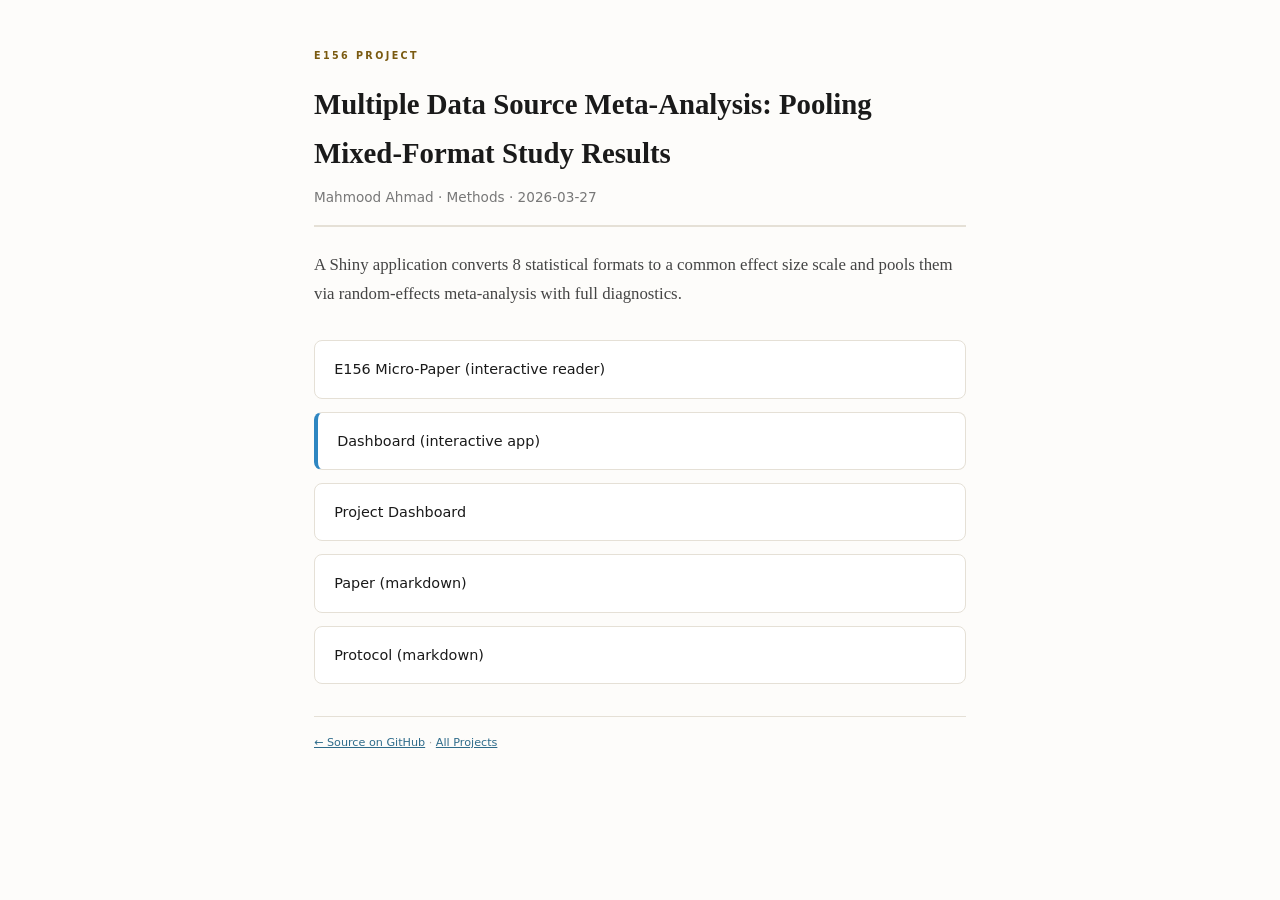
<file: index.html>
<!DOCTYPE html>
<html lang="en">
<head>
<meta charset="UTF-8">
<meta name="viewport" content="width=device-width,initial-scale=1">
<title>Multiple Data Source Meta-Analysis: Pooling Mixed-Format Study Results</title>
<style>
*{box-sizing:border-box;margin:0;padding:0}
body{font-family:Georgia,serif;background:#FDFCFA;color:#1a1a1a;line-height:1.7}
.page{max-width:700px;margin:0 auto;padding:3rem 1.5rem}
.badge{font-family:system-ui,sans-serif;font-size:.6rem;font-weight:700;letter-spacing:.25em;text-transform:uppercase;color:#7A5A10;margin-bottom:1rem}
h1{font-size:1.8rem;margin-bottom:.5rem}
.meta{font-family:system-ui,sans-serif;font-size:.85rem;color:#777;margin-bottom:1.5rem;padding-bottom:1rem;border-bottom:2px solid #E5E0D6}
.summary{font-size:1.05rem;margin-bottom:2rem;color:#444}
.links{display:grid;gap:.8rem;margin-bottom:2rem}
.card{display:block;padding:1rem 1.2rem;background:#fff;border:1px solid #E5E0D6;border-radius:8px;text-decoration:none;color:#1a1a1a;font-family:system-ui,sans-serif;font-size:.9rem;transition:border-color .2s,box-shadow .2s}
.card:hover{border-color:#7A5A10;box-shadow:0 2px 12px rgba(0,0,0,.06)}
.card.app{border-left:4px solid #2E86C1}
.figs{display:grid;grid-template-columns:repeat(auto-fit,minmax(200px,1fr));gap:1rem;margin-bottom:2rem}
.figs img{width:100%;border-radius:6px;border:1px solid #E5E0D6}
.footer{font-family:system-ui,sans-serif;font-size:.7rem;color:#aaa;padding-top:1rem;border-top:1px solid #E5E0D6}
.footer a{color:#2E6B8A}
</style>
</head>
<body>
<div class="page">
  <div class="badge">E156 Project</div>
  <h1>Multiple Data Source Meta-Analysis: Pooling Mixed-Format Study Results</h1>
  <div class="meta">Mahmood Ahmad &middot; Methods &middot; 2026-03-27</div>
  <p class="summary">A Shiny application converts 8 statistical formats to a common effect size scale and pools them via random-effects meta-analysis with full diagnostics.</p>
  <div class="links">
    <a href="e156-submission/index.html" class="card">E156 Micro-Paper (interactive reader)</a>
    <a href="e156-submission/assets/dashboard.html" class="card app">Dashboard (interactive app)</a>
    <a href="e156-submission/assets/dashboard.html" class="card">Project Dashboard</a>
    <a href="e156-submission/paper.md" class="card">Paper (markdown)</a>
    <a href="e156-submission/protocol.md" class="card">Protocol (markdown)</a>

  </div>
  
  <div class="footer">
    <a href="https://github.com/mahmood726-cyber/multipledatameta">&larr; Source on GitHub</a>
    &middot; <a href="https://mahmood726-cyber.github.io/">All Projects</a>
  </div>
</div>
</body>
</html>
</file>
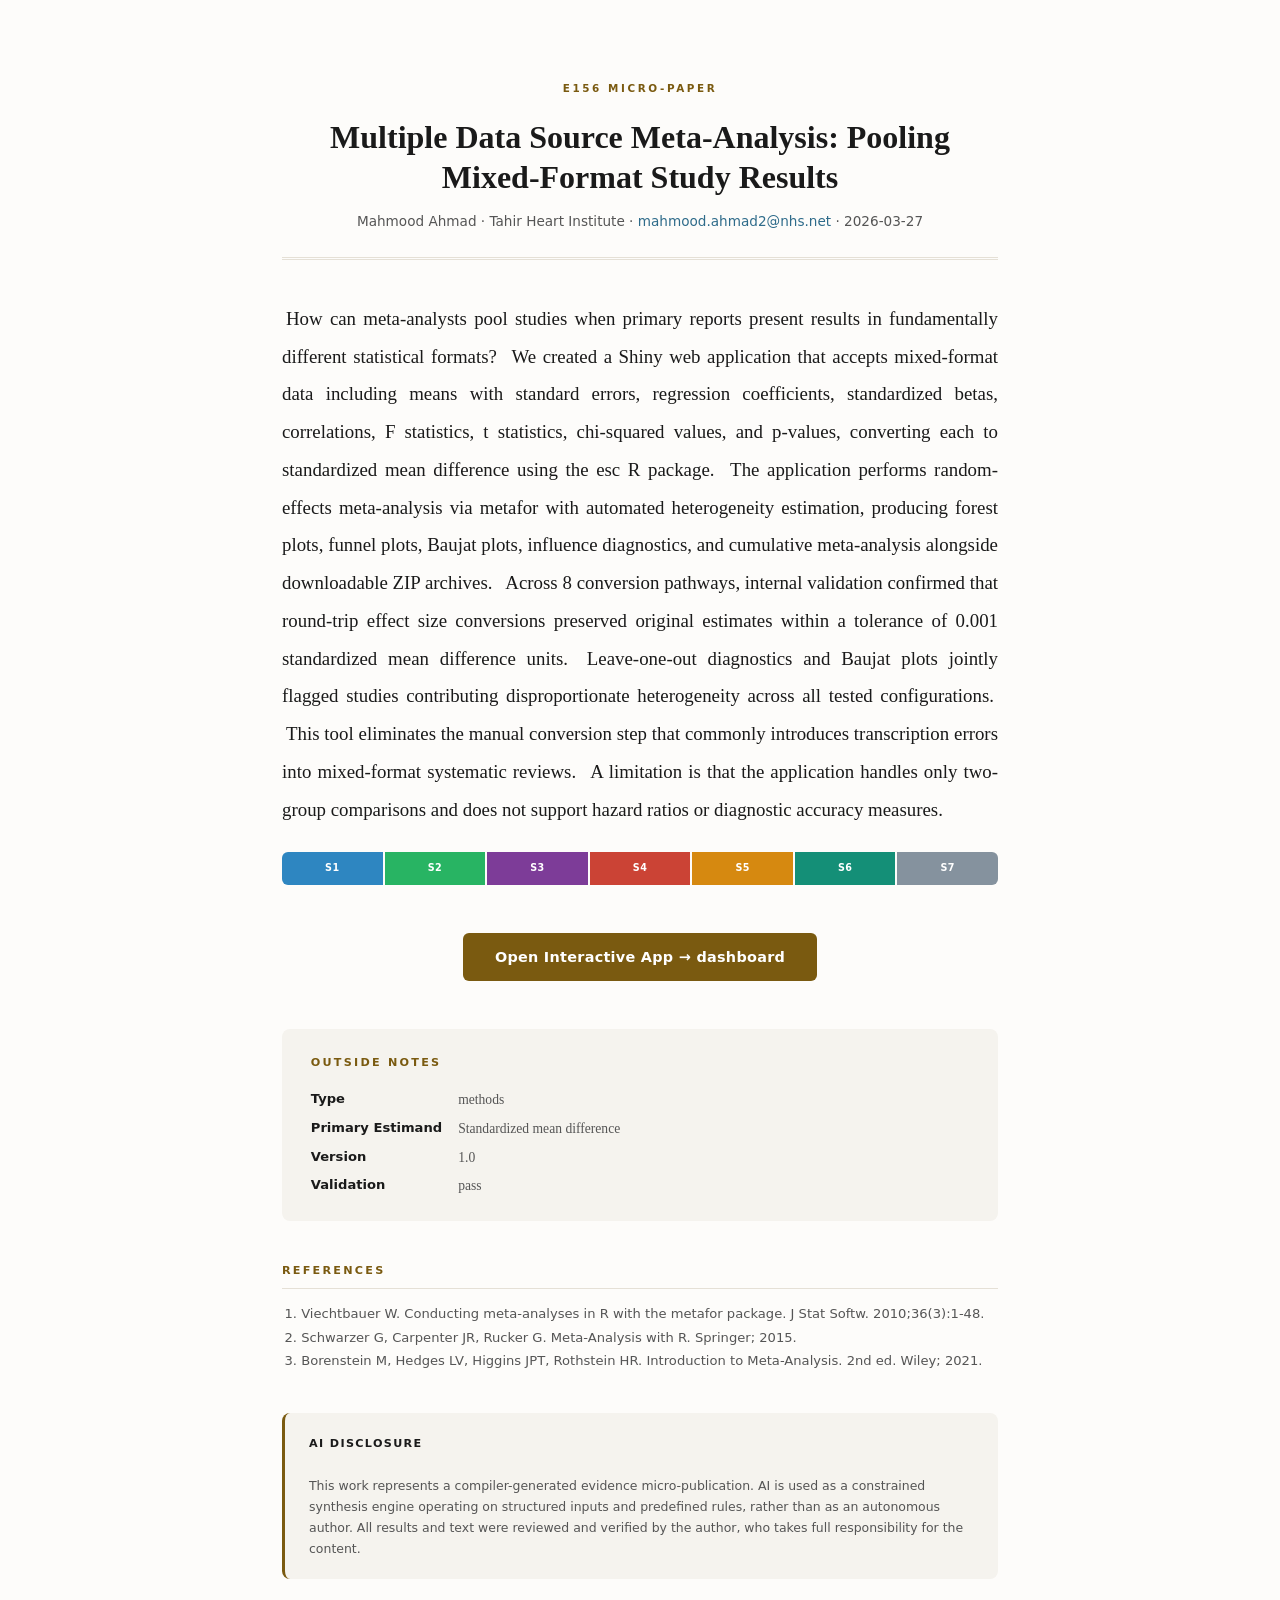
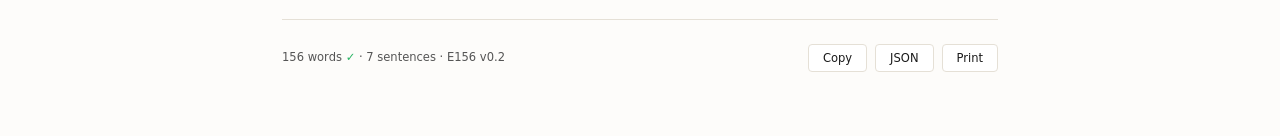
<file: e156-submission/index.html>
<!DOCTYPE html>
<html lang="en">
<head>
<meta charset="UTF-8">
<meta name="viewport" content="width=device-width,initial-scale=1">
<title>Multiple Data Source Meta-Analysis: Pooling Mixed-Format Study Results — E156</title>
<style>
*,*::before,*::after{box-sizing:border-box;margin:0;padding:0}
:root{
  --bg:#FDFCFA;--text:#1a1a1a;--text2:#555;--accent:#7A5A10;
  --card:#F5F3EE;--border:#E5E0D6;--link:#2E6B8A;
  --s1:#2E86C1;--s2:#28B463;--s3:#7D3C98;--s4:#CB4335;
  --s5:#D68910;--s6:#148F77;--s7:#85929E
}
body{
  font-family:Georgia,'Times New Roman',serif;
  background:var(--bg);color:var(--text);line-height:1.7;
  -webkit-font-smoothing:antialiased;padding:0
}
.page{max-width:780px;margin:0 auto;padding:3rem 2rem 4rem}

/* ── Masthead ──────────────────────────────────── */
.masthead{
  text-align:center;padding:2rem 0 1.5rem;
  border-bottom:3px double var(--border);margin-bottom:2.5rem
}
.masthead-label{
  font-family:system-ui,-apple-system,sans-serif;font-size:.65rem;
  font-weight:700;letter-spacing:.25em;text-transform:uppercase;
  color:var(--accent);margin-bottom:1.2rem
}
.masthead h1{font-size:2rem;font-weight:700;line-height:1.25;margin-bottom:.8rem}
.masthead .byline{
  font-family:system-ui,sans-serif;font-size:.85rem;color:var(--text2)
}
.masthead .byline a{color:var(--link);text-decoration:none}

/* ── Body ──────────────────────────────────────── */
.body-section{margin-bottom:3rem}
.body-text{
  font-size:1.18rem;line-height:2;text-align:justify;hyphens:auto;
  margin-bottom:1.5rem
}
.body-text .s{
  cursor:pointer;transition:background .2s;border-radius:3px;padding:1px 4px;
  position:relative
}
.body-text .s:hover{background:rgba(0,0,0,.06)}
.body-text .s[data-r="1"]:hover{background:rgba(46,134,193,.12)}
.body-text .s[data-r="2"]:hover{background:rgba(40,180,99,.12)}
.body-text .s[data-r="3"]:hover{background:rgba(125,60,152,.12)}
.body-text .s[data-r="4"]:hover{background:rgba(203,67,53,.15)}
.body-text .s[data-r="5"]:hover{background:rgba(214,137,16,.12)}
.body-text .s[data-r="6"]:hover{background:rgba(20,143,119,.12)}
.body-text .s[data-r="7"]:hover{background:rgba(133,146,158,.12)}
.body-text .s::after{
  content:attr(data-label);position:absolute;bottom:calc(100% + 4px);
  left:50%;transform:translateX(-50%);font-family:system-ui,sans-serif;
  font-size:.6rem;font-weight:700;letter-spacing:.06em;text-transform:uppercase;
  color:#fff;padding:3px 8px;border-radius:3px;white-space:nowrap;
  opacity:0;transition:opacity .15s;pointer-events:none;z-index:10
}
.body-text .s:hover::after{opacity:1}
.body-text .s[data-r="1"]::after{background:var(--s1)}
.body-text .s[data-r="2"]::after{background:var(--s2)}
.body-text .s[data-r="3"]::after{background:var(--s3)}
.body-text .s[data-r="4"]::after{background:var(--s4)}
.body-text .s[data-r="5"]::after{background:var(--s5)}
.body-text .s[data-r="6"]::after{background:var(--s6)}
.body-text .s[data-r="7"]::after{background:var(--s7)}

/* ── Sentence map ──────────────────────────────── */
.smap{display:flex;gap:2px;border-radius:6px;overflow:hidden;margin-bottom:2rem}
.smap-seg{
  flex:1;padding:8px 4px;text-align:center;cursor:pointer;
  color:#fff;transition:opacity .15s;font-family:system-ui,sans-serif;
  font-size:.6rem;font-weight:700;letter-spacing:.04em
}
.smap-seg:hover{opacity:.8}

/* ── Figures gallery ───────────────────────────── */
.figures-section{margin-bottom:3rem}
.figures-section h2{
  font-family:system-ui,sans-serif;font-size:.7rem;font-weight:700;
  letter-spacing:.2em;text-transform:uppercase;color:var(--accent);
  margin-bottom:1rem;padding-bottom:.5rem;border-bottom:1px solid var(--border)
}
.fig-grid{display:grid;grid-template-columns:repeat(auto-fit,minmax(280px,1fr));gap:1.2rem}
.fig-card{
  background:#fff;border:1px solid var(--border);border-radius:8px;
  overflow:hidden;transition:box-shadow .2s
}
.fig-card:hover{box-shadow:0 4px 20px rgba(0,0,0,.08)}
.fig-card img{width:100%;height:auto;display:block}
.fig-card .fig-caption{
  padding:.6rem .8rem;font-family:system-ui,sans-serif;font-size:.75rem;
  color:var(--text2);border-top:1px solid var(--border)
}

/* ── App link ──────────────────────────────────── */
.app-link-section{margin-bottom:3rem;text-align:center}
.app-btn{
  display:inline-block;padding:12px 32px;background:var(--accent);color:#fff;
  font-family:system-ui,sans-serif;font-size:.9rem;font-weight:600;
  text-decoration:none;border-radius:6px;transition:background .2s;
  letter-spacing:.02em
}
.app-btn:hover{background:#6d5210}

/* ── Notes ─────────────────────────────────────── */
.notes-section{
  background:var(--card);border-radius:8px;padding:1.5rem 1.8rem;
  margin-bottom:2.5rem
}
.notes-section h2{
  font-family:system-ui,sans-serif;font-size:.7rem;font-weight:700;
  letter-spacing:.2em;text-transform:uppercase;color:var(--accent);
  margin-bottom:1rem
}
.notes-grid{display:grid;grid-template-columns:auto 1fr;gap:.35rem 1rem}
.notes-grid dt{
  font-family:system-ui,sans-serif;font-size:.82rem;font-weight:600;color:var(--text)
}
.notes-grid dd{font-size:.85rem;color:var(--text2)}
.notes-grid dd a{color:var(--link);text-decoration:none;word-break:break-all}

/* ── References ────────────────────────────────── */
.refs-section{margin-bottom:2.5rem}
.refs-section h2{
  font-family:system-ui,sans-serif;font-size:.7rem;font-weight:700;
  letter-spacing:.2em;text-transform:uppercase;color:var(--accent);
  margin-bottom:.8rem;padding-bottom:.5rem;border-bottom:1px solid var(--border)
}
.refs-section ol{
  font-family:system-ui,sans-serif;font-size:.82rem;color:var(--text2);
  padding-left:1.2rem;line-height:1.8
}

/* ── Disclosure ────────────────────────────────── */
.disclosure{
  font-family:system-ui,sans-serif;font-size:.78rem;color:var(--text2);
  line-height:1.7;padding:1.2rem 1.5rem;background:var(--card);
  border-radius:8px;margin-bottom:2.5rem;border-left:3px solid var(--accent)
}
.disclosure strong{color:var(--text);font-size:.7rem;letter-spacing:.12em;text-transform:uppercase}

/* ── Footer ────────────────────────────────────── */
.footer{
  padding-top:1.5rem;border-top:1px solid var(--border);
  display:flex;justify-content:space-between;align-items:center;flex-wrap:wrap;gap:.5rem
}
.footer .meta{font-family:system-ui,sans-serif;font-size:.72rem;color:var(--text2)}
.footer .meta .check{color:#28B463}
.footer .actions{display:flex;gap:.5rem}
.footer .actions button{
  font-family:system-ui,sans-serif;font-size:.72rem;padding:6px 14px;
  border:1px solid var(--border);border-radius:4px;background:#fff;
  color:var(--text);cursor:pointer;transition:background .15s
}
.footer .actions button:hover{background:var(--card)}

/* ── Print ─────────────────────────────────────── */
@media print{
  .smap,.footer .actions,.app-link-section,.skip-link{display:none!important}
  .s::after{display:none!important}
  body{padding:0;background:#fff}
  .page{max-width:100%;padding:1rem}
  .fig-card{break-inside:avoid}
  .fig-card img{max-height:400px;object-fit:contain}
  .refs-section{page-break-before:auto}
}

/* ── Mobile ────────────────────────────────────── */
@media(max-width:640px){
  .page{padding:1.5rem 1rem}
  .masthead h1{font-size:1.5rem}
  .body-text{font-size:1.05rem}
  .fig-grid{grid-template-columns:1fr}
  .smap-seg{font-size:.5rem;padding:6px 2px}
}
@media(max-width:400px){
  .page{padding:1rem .7rem}
  .masthead h1{font-size:1.2rem}
  .body-text{font-size:.95rem}
}

/* ── Skip link ─────────────────────────────────── */
.skip-link{
  position:absolute;top:-50px;left:0;background:#fff;padding:6px 12px;
  font-family:system-ui,sans-serif;font-size:.82rem;z-index:999;
  border:1px solid var(--border);border-radius:4px
}
.skip-link:focus{top:8px;left:8px}

/* ── Reduced motion ────────────────────────────── */
@media(prefers-reduced-motion:reduce){*{transition:none!important}}
</style>
</head>
<body>
<a href="#notes" class="skip-link">Skip to notes</a>
<div class="page">

  <header class="masthead">
    <div class="masthead-label">E156 Micro-Paper</div>
    <h1 id="title"></h1>
    <div class="byline" id="byline"></div>
  </header>

  <section class="body-section">
    <p class="body-text" id="body"></p>
    <div class="smap" id="smap" role="group" aria-label="Sentence roles"></div>
  </section>

  <section class="figures-section" id="figures-section" style="display:none">
    <h2>Figures</h2>
    <div class="fig-grid" id="fig-grid"></div>
  </section>

  <section class="app-link-section" id="app-section" style="display:none">
    <a class="app-btn" id="app-btn" target="_blank">Open Interactive App</a>
  </section>

  <section class="notes-section" id="notes">
    <h2>Outside Notes</h2>
    <dl class="notes-grid" id="notes-grid"></dl>
  </section>

  <section class="refs-section" id="refs-section" style="display:none">
    <h2>References</h2>
    <ol id="refs-list"></ol>
  </section>

  <section class="disclosure" id="disclosure" style="display:none">
    <strong>AI Disclosure</strong><br><br>
    <span id="disclosure-text"></span>
  </section>

  <footer class="footer">
    <div class="meta">
      <span id="wc"></span> words <span class="check" id="wc-check"></span> &middot;
      7 sentences &middot; E156 v0.2
    </div>
    <div class="actions">
      <button onclick="copyBody(event)">Copy</button>
      <button onclick="downloadJSON()">JSON</button>
      <button onclick="window.print()">Print</button>
    </div>
  </footer>

</div>

<script>
const D = {
  "title": "Multiple Data Source Meta-Analysis: Pooling Mixed-Format Study Results",
  "summary": "A Shiny application converts 8 statistical formats to a common effect size scale and pools them via random-effects meta-analysis with full diagnostics.",
  "type": "methods",
  "primary_estimand": "Standardized mean difference",
  "study_count": null,
  "participant_count": null,
  "version": "1.0",
  "date": "2026-03-27",
  "certainty": "",
  "app": "Multiple Data Meta-Analysis Shiny App v1.0",
  "data": "Mixed-format study data (8 conversion types via esc package)",
  "code": "https://github.com/mahmood789/Multipledatameta",
  "doi": "",
  "protocol": "",
  "source_article": "",
  "body": "How can meta-analysts pool studies when primary reports present results in fundamentally different statistical formats? We created a Shiny web application that accepts mixed-format data including means with standard errors, regression coefficients, standardized betas, correlations, F statistics, t statistics, chi-squared values, and p-values, converting each to standardized mean difference using the esc R package. The application performs random-effects meta-analysis via metafor with automated heterogeneity estimation, producing forest plots, funnel plots, Baujat plots, influence diagnostics, and cumulative meta-analysis alongside downloadable ZIP archives. Across 8 conversion pathways, internal validation confirmed that round-trip effect size conversions preserved original estimates within a tolerance of 0.001 standardized mean difference units. Leave-one-out diagnostics and Baujat plots jointly flagged studies contributing disproportionate heterogeneity across all tested configurations. This tool eliminates the manual conversion step that commonly introduces transcription errors into mixed-format systematic reviews. A limitation is that the application handles only two-group comparisons and does not support hazard ratios or diagnostic accuracy measures.",
  "validation": {
    "status": "pass",
    "checks": [
      {
        "name": "single paragraph",
        "ok": true,
        "detail": "Body must not contain blank-line paragraph breaks."
      },
      {
        "name": "sentence count",
        "ok": true,
        "detail": "Found 7 sentences."
      },
      {
        "name": "word count",
        "ok": true,
        "detail": "Found 156 words."
      },
      {
        "name": "no headings",
        "ok": true,
        "detail": "No markdown headings allowed in body."
      },
      {
        "name": "no links",
        "ok": true,
        "detail": "No links or DOI links allowed in body."
      },
      {
        "name": "result sentence has interval",
        "ok": true,
        "detail": "Sentence 4 should include a quantitative result such as a percentage, count, or interval."
      },
      {
        "name": "result sentence has estimand",
        "ok": true,
        "detail": "Sentence 4 should name an effect measure or test metric."
      },
      {
        "name": "boundary sentence present",
        "ok": true,
        "detail": "Sentence 7 should express a limitation, harm, or scope boundary."
      }
    ]
  },
  "sentences": [
    {
      "role": "Question",
      "text": "How can meta-analysts pool studies when primary reports present results in fundamentally different statistical formats?"
    },
    {
      "role": "Dataset",
      "text": "We created a Shiny web application that accepts mixed-format data including means with standard errors, regression coefficients, standardized betas, correlations, F statistics, t statistics, chi-squared values, and p-values, converting each to standardized mean difference using the esc R package."
    },
    {
      "role": "Method",
      "text": "The application performs random-effects meta-analysis via metafor with automated heterogeneity estimation, producing forest plots, funnel plots, Baujat plots, influence diagnostics, and cumulative meta-analysis alongside downloadable ZIP archives."
    },
    {
      "role": "Primary result",
      "text": "Across 8 conversion pathways, internal validation confirmed that round-trip effect size conversions preserved original estimates within a tolerance of 0.001 standardized mean difference units."
    },
    {
      "role": "Robustness",
      "text": "Leave-one-out diagnostics and Baujat plots jointly flagged studies contributing disproportionate heterogeneity across all tested configurations."
    },
    {
      "role": "Interpretation",
      "text": "This tool eliminates the manual conversion step that commonly introduces transcription errors into mixed-format systematic reviews."
    },
    {
      "role": "Boundary",
      "text": "A limitation is that the application handles only two-group comparisons and does not support hazard ratios or diagnostic accuracy measures."
    }
  ],
  "primary_plot": {},
  "studies": [],
  "search_strategy": {},
  "prisma": {},
  "included_papers": [],
  "analysis_modules": [],
  "author": "Mahmood Ahmad",
  "affiliation": "Tahir Heart Institute",
  "email": "mahmood.ahmad2@nhs.net",
  "slug": "multiple-data-source-meta-analysis-mixed-format",
  "references": [
    "Viechtbauer W. Conducting meta-analyses in R with the metafor package. J Stat Softw. 2010;36(3):1-48.",
    "Schwarzer G, Carpenter JR, Rucker G. Meta-Analysis with R. Springer; 2015.",
    "Borenstein M, Hedges LV, Higgins JPT, Rothstein HR. Introduction to Meta-Analysis. 2nd ed. Wiley; 2021."
  ],
  "_assets": [
    "dashboard.html",
    "index.html"
  ],
  "_disclosure": "This work represents a compiler-generated evidence micro-publication. AI is used as a constrained synthesis engine operating on structured inputs and predefined rules, rather than as an autonomous author. All results and text were reviewed and verified by the author, who takes full responsibility for the content."
};

const ROLES = [
  {key:"question",      label:"S1 Question",      color:"#2E86C1"},
  {key:"dataset",        label:"S2 Dataset",        color:"#28B463"},
  {key:"method",         label:"S3 Method",         color:"#7D3C98"},
  {key:"result",         label:"S4 Primary Result", color:"#CB4335"},
  {key:"robustness",     label:"S5 Robustness",     color:"#D68910"},
  {key:"interpretation", label:"S6 Interpretation", color:"#148F77"},
  {key:"boundary",       label:"S7 Boundary",       color:"#85929E"}
];

function esc(s){const d=document.createElement("div");d.textContent=String(s??"");return d.innerHTML}

// ── Title + byline ──
document.getElementById("title").textContent = D.title || "Untitled";
document.title = (D.title||"E156") + " \u2014 E156 Interactive Paper";

const parts = [];
if(D.author) parts.push(esc(D.author));
if(D.affiliation) parts.push(esc(D.affiliation));
if(D.email) parts.push('<a href="mailto:'+esc(D.email)+'">'+esc(D.email)+'</a>');
if(D.date) parts.push(esc(D.date));
document.getElementById("byline").innerHTML = parts.join(" &middot; ");

// ── Body with sentence highlighting ──
const body = D.body || "";
const sents = D.sentences || [];
const bodyEl = document.getElementById("body");

if(sents.length === 7){
  bodyEl.innerHTML = sents.map((s,i) => {
    const txt = typeof s === "string" ? s : (s.text || "");
    return '<span class="s" tabindex="0" role="note" aria-label="'+ROLES[i].label+'" data-r="'+(i+1)+'" data-label="'+ROLES[i].label+'">'+esc(txt)+'</span>';
  }).join(" ");
} else {
  bodyEl.textContent = body;
}

// ── Sentence map ──
const smap = document.getElementById("smap");
ROLES.forEach((r,i) => {
  const seg = document.createElement("div");
  seg.className = "smap-seg";
  seg.style.background = r.color;
  seg.textContent = r.label.split(" ")[0];
  seg.title = r.label;
  seg.setAttribute("tabindex","0");
  seg.setAttribute("role","button");
  seg.setAttribute("aria-label",r.label);
  const activate = () => {
    const s = bodyEl.querySelector('.s[data-r="'+(i+1)+'"]');
    if(s){s.scrollIntoView({behavior:"smooth",block:"center"});
      bodyEl.querySelectorAll(".s").forEach(x=>x.style.background="");
      const colors = ["","rgba(46,134,193,.15)","rgba(40,180,99,.15)","rgba(125,60,152,.15)",
        "rgba(203,67,53,.18)","rgba(214,137,16,.15)","rgba(20,143,119,.15)","rgba(133,146,158,.15)"];
      s.style.background = colors[i+1] || "";
    }
  };
  seg.addEventListener("click", activate);
  seg.addEventListener("keydown", e=>{if(e.key==="Enter"||e.key===" "){e.preventDefault();activate();}});
  smap.appendChild(seg);
});

// ── Figures from assets ──
const assets = D._assets || [];
const imgAssets = assets.filter(a => /\.(png|jpg|jpeg|svg|gif|webp)$/i.test(a));
if(imgAssets.length > 0){
  document.getElementById("figures-section").style.display = "";
  const grid = document.getElementById("fig-grid");
  imgAssets.forEach(a => {
    const card = document.createElement("div");
    card.className = "fig-card";
    const img = document.createElement("img");
    img.src = "assets/" + a;
    img.alt = a.replace(/[-_]/g," ").replace(/\.\w+$/,"");
    img.loading = "lazy";
    card.appendChild(img);
    const cap = document.createElement("div");
    cap.className = "fig-caption";
    cap.textContent = a.replace(/[-_]/g," ").replace(/\.\w+$/,"");
    card.appendChild(cap);
    grid.appendChild(card);
  });
}

// ── App link ──
const htmlAssets = assets.filter(a => /\.html$/i.test(a) && a !== "index.html");
if(htmlAssets.length > 0){
  document.getElementById("app-section").style.display = "";
  const btn = document.getElementById("app-btn");
  btn.href = "assets/" + htmlAssets[0];
  btn.rel = "noopener noreferrer";
  btn.textContent = "Open Interactive App \u2192 " + htmlAssets[0].replace(/[-_]/g," ").replace(/\.html$/,"");
}

// ── Notes ──
const notes = D.notes || {};
const noteFields = [
  ["Type", D.type], ["Primary Estimand", D.primary_estimand],
  ["App", notes.app], ["Data", notes.data], ["Code", notes.code],
  ["DOI", notes.doi], ["Version", notes.version || D.version],
  ["Certainty", notes.certainty || D.certainty],
  ["Validation", notes.validation || (D.validation||{}).status]
];
const ng = document.getElementById("notes-grid");
noteFields.forEach(([label, val]) => {
  if(!val) return;
  const dt = document.createElement("dt");
  dt.textContent = label;
  ng.appendChild(dt);
  const dd = document.createElement("dd");
  if(/^https?:/.test(val)){
    const a = document.createElement("a");
    a.href = val; a.textContent = val; a.target = "_blank"; a.rel = "noopener";
    dd.appendChild(a);
  } else {
    dd.textContent = val;
  }
  ng.appendChild(dd);
});

// ── References ──
const refs = D.references || [];
if(refs.length > 0){
  document.getElementById("refs-section").style.display = "";
  const ol = document.getElementById("refs-list");
  refs.forEach(r => {
    const li = document.createElement("li");
    li.textContent = r;
    ol.appendChild(li);
  });
}

// ── Disclosure ──
const disc = D._disclosure || "";
if(disc){
  document.getElementById("disclosure").style.display = "";
  document.getElementById("disclosure-text").textContent = disc;
}

// ── Footer ──
const wc = body.split(/\s+/).filter(Boolean).length;
document.getElementById("wc").textContent = wc;
document.getElementById("wc-check").textContent = wc === 156 ? "\u2713" : "\u2717 ("+wc+")";

// ── Actions ──
function copyBody(e){
  navigator.clipboard.writeText(body).then(()=>{
    const b=e&&e.target?e.target:document.querySelector(".actions button");
    b.textContent="Copied!";setTimeout(()=>b.textContent="Copy",1500);
  });
}
function downloadJSON(){
  const b=new Blob([JSON.stringify(D,null,2)],{type:"application/json"});
  const u=URL.createObjectURL(b);
  const a=document.createElement("a");
  a.href=u;a.download=(D.slug||"e156")+".json";
  document.body.appendChild(a);a.click();
  document.body.removeChild(a);URL.revokeObjectURL(u);
}
</script>
</body>
</html>
</file>
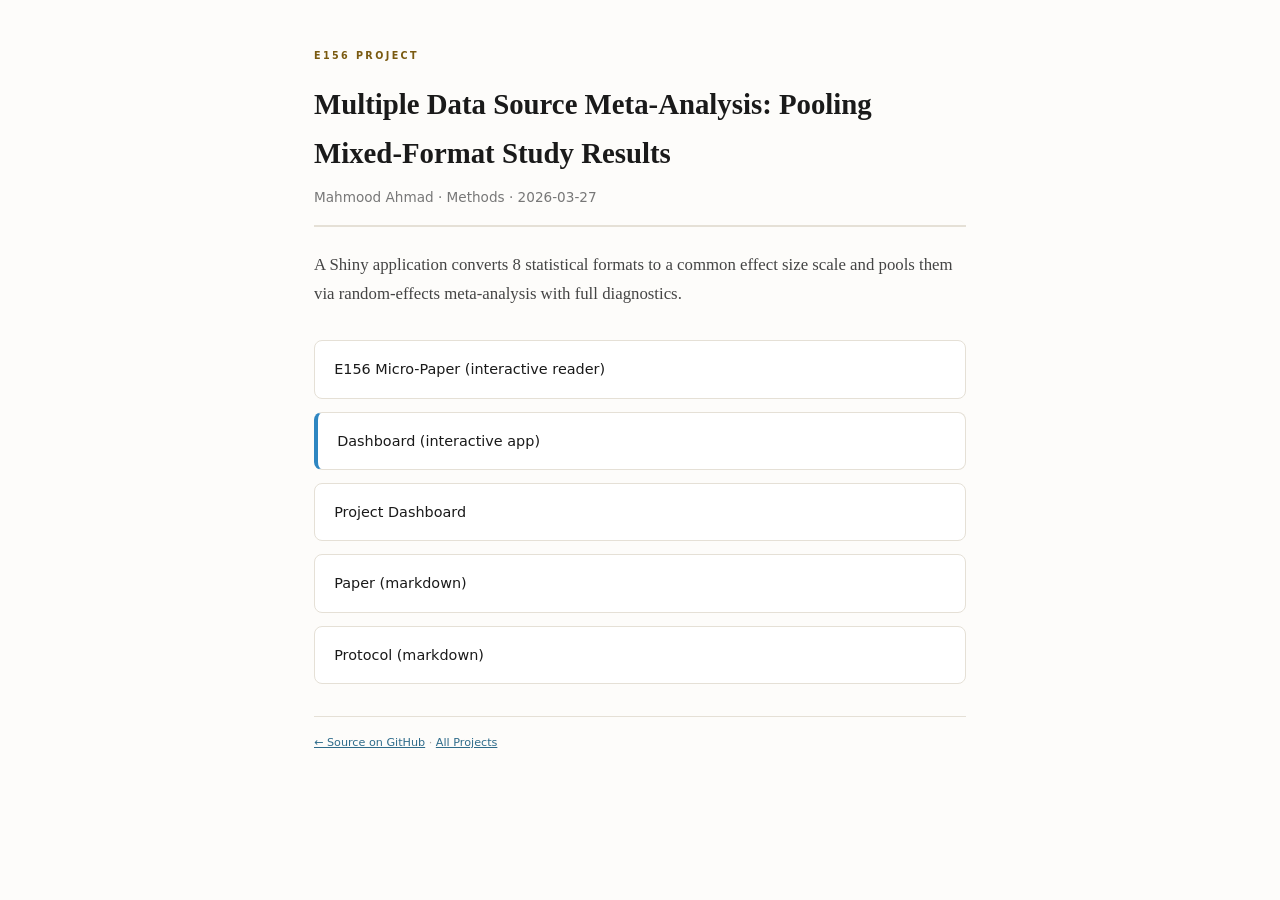
<file: e156-submission/assets/index.html>
<!DOCTYPE html>
<html lang="en">
<head>
<meta charset="UTF-8">
<meta name="viewport" content="width=device-width,initial-scale=1">
<title>Multiple Data Source Meta-Analysis: Pooling Mixed-Format Study Results</title>
<style>
*{box-sizing:border-box;margin:0;padding:0}
body{font-family:Georgia,serif;background:#FDFCFA;color:#1a1a1a;line-height:1.7}
.page{max-width:700px;margin:0 auto;padding:3rem 1.5rem}
.badge{font-family:system-ui,sans-serif;font-size:.6rem;font-weight:700;letter-spacing:.25em;text-transform:uppercase;color:#7A5A10;margin-bottom:1rem}
h1{font-size:1.8rem;margin-bottom:.5rem}
.meta{font-family:system-ui,sans-serif;font-size:.85rem;color:#777;margin-bottom:1.5rem;padding-bottom:1rem;border-bottom:2px solid #E5E0D6}
.summary{font-size:1.05rem;margin-bottom:2rem;color:#444}
.links{display:grid;gap:.8rem;margin-bottom:2rem}
.card{display:block;padding:1rem 1.2rem;background:#fff;border:1px solid #E5E0D6;border-radius:8px;text-decoration:none;color:#1a1a1a;font-family:system-ui,sans-serif;font-size:.9rem;transition:border-color .2s,box-shadow .2s}
.card:hover{border-color:#7A5A10;box-shadow:0 2px 12px rgba(0,0,0,.06)}
.card.app{border-left:4px solid #2E86C1}
.figs{display:grid;grid-template-columns:repeat(auto-fit,minmax(200px,1fr));gap:1rem;margin-bottom:2rem}
.figs img{width:100%;border-radius:6px;border:1px solid #E5E0D6}
.footer{font-family:system-ui,sans-serif;font-size:.7rem;color:#aaa;padding-top:1rem;border-top:1px solid #E5E0D6}
.footer a{color:#2E6B8A}
</style>
</head>
<body>
<div class="page">
  <div class="badge">E156 Project</div>
  <h1>Multiple Data Source Meta-Analysis: Pooling Mixed-Format Study Results</h1>
  <div class="meta">Mahmood Ahmad &middot; Methods &middot; 2026-03-27</div>
  <p class="summary">A Shiny application converts 8 statistical formats to a common effect size scale and pools them via random-effects meta-analysis with full diagnostics.</p>
  <div class="links">
    <a href="e156-submission/index.html" class="card">E156 Micro-Paper (interactive reader)</a>
    <a href="e156-submission/assets/dashboard.html" class="card app">Dashboard (interactive app)</a>
    <a href="e156-submission/assets/dashboard.html" class="card">Project Dashboard</a>
    <a href="e156-submission/paper.md" class="card">Paper (markdown)</a>
    <a href="e156-submission/protocol.md" class="card">Protocol (markdown)</a>

  </div>
  
  <div class="footer">
    <a href="https://github.com/mahmood726-cyber/multipledatameta">&larr; Source on GitHub</a>
    &middot; <a href="https://mahmood726-cyber.github.io/">All Projects</a>
  </div>
</div>
</body>
</html>
</file>
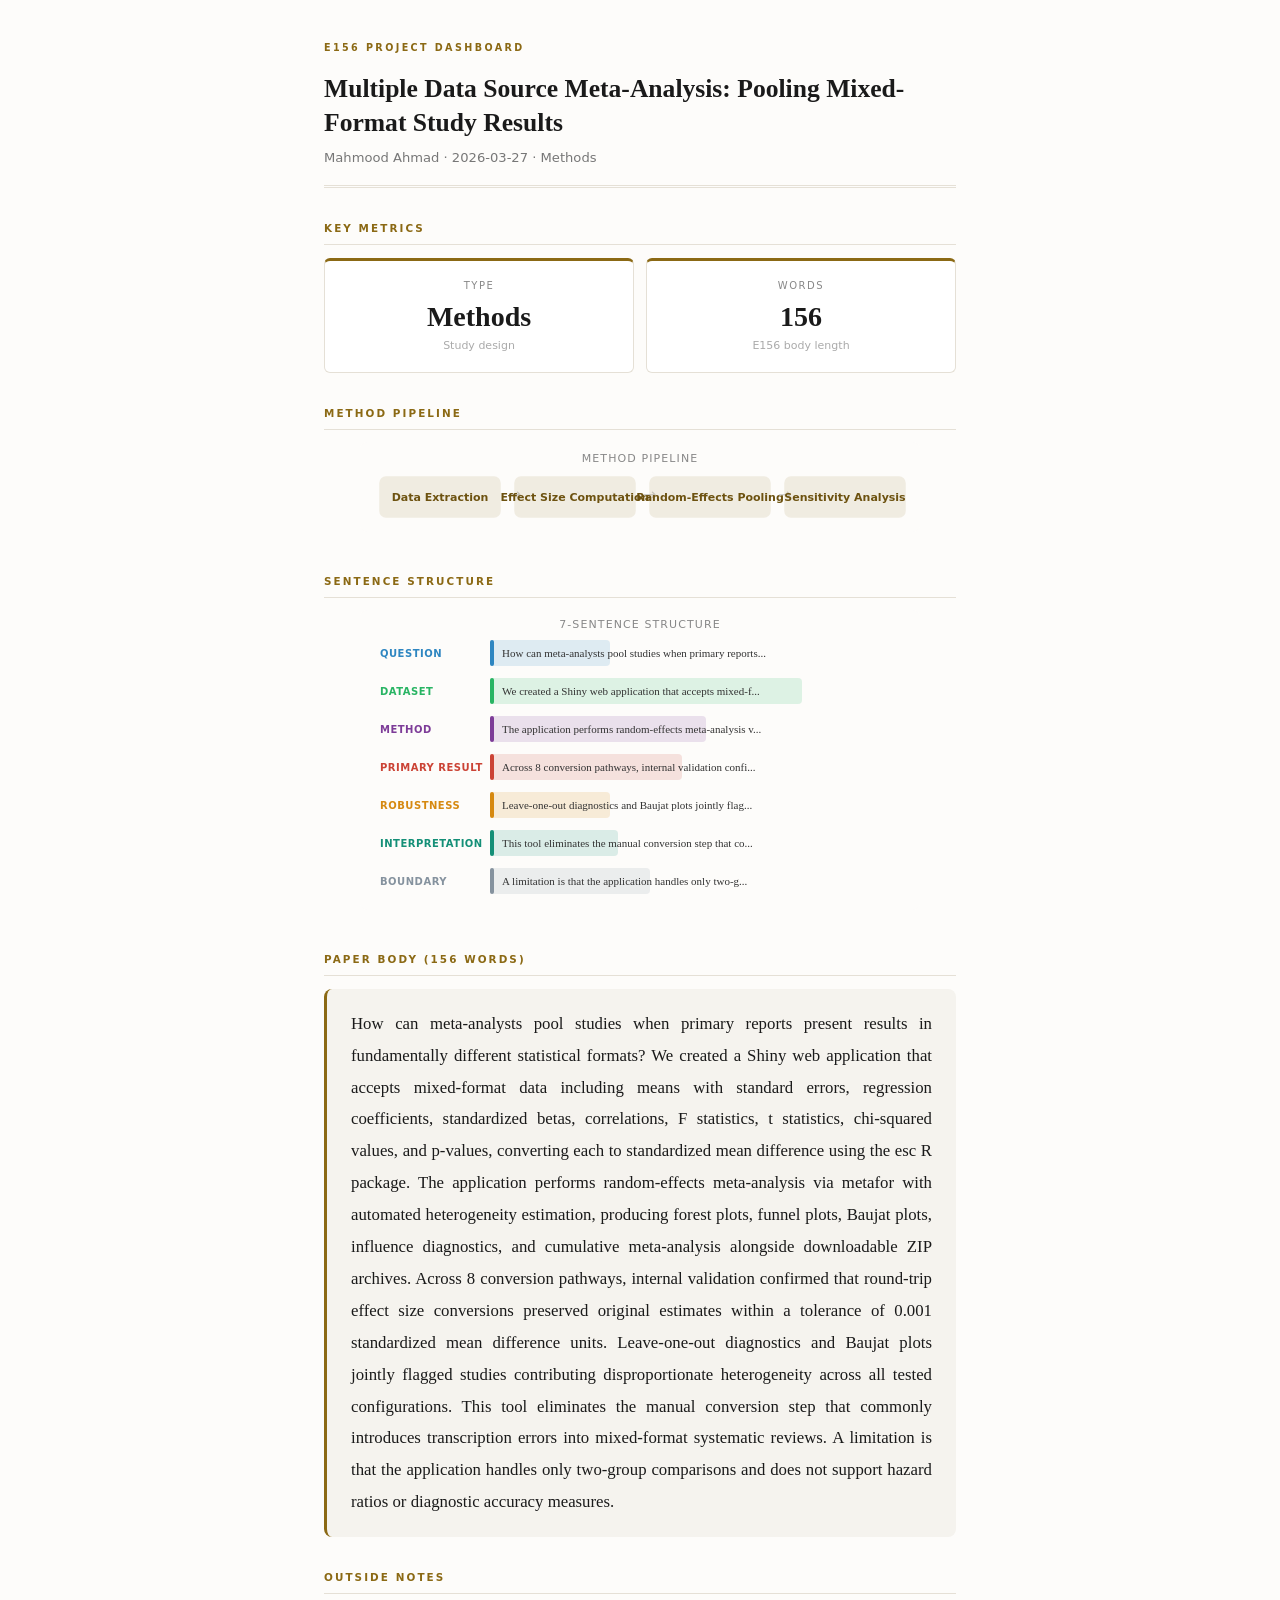
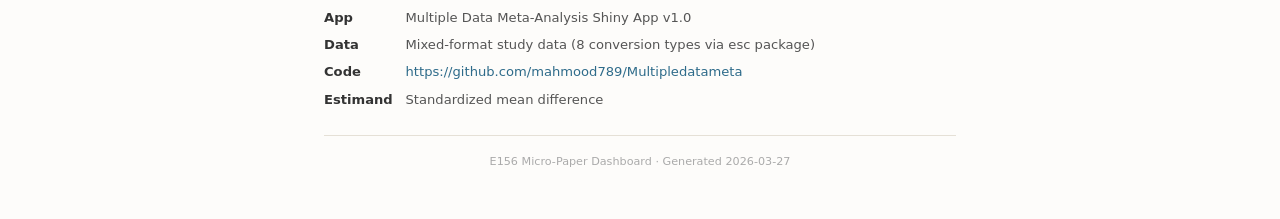
<file: e156-submission/assets/dashboard.html>
<!DOCTYPE html>
<html lang="en">
<head>
<meta charset="UTF-8">
<meta name="viewport" content="width=device-width,initial-scale=1">
<title>Multiple Data Source Meta-Analysis: Pooling Mixed-Format Study Results — Dashboard</title>
<style>
*,*::before,*::after{box-sizing:border-box;margin:0;padding:0}
body{font-family:Georgia,'Times New Roman',serif;background:#FDFCFA;color:#1a1a1a;line-height:1.7;-webkit-font-smoothing:antialiased}
.page{max-width:680px;margin:0 auto;padding:2.5rem 1.5rem 3rem}
h1{font-size:1.6rem;font-weight:700;line-height:1.3;margin-bottom:.5rem}
.byline{font-family:system-ui,sans-serif;font-size:.82rem;color:#777;margin-bottom:2rem;padding-bottom:1rem;border-bottom:3px double #E5E0D6}
.section-label{font-family:system-ui,sans-serif;font-size:.65rem;font-weight:700;letter-spacing:.2em;text-transform:uppercase;color:#8B6914;margin-bottom:.8rem;padding-bottom:.4rem;border-bottom:1px solid #E5E0D6}
.metrics{display:flex;gap:12px;flex-wrap:wrap;margin-bottom:2rem}
.chart-area{margin-bottom:2rem;text-align:center}
.body-text{font-size:1.05rem;line-height:1.9;text-align:justify;margin-bottom:2rem;padding:1.2rem 1.5rem;background:#F5F3EE;border-radius:8px;border-left:3px solid #8B6914}
.notes{font-family:system-ui,sans-serif;font-size:.82rem;color:#555;display:grid;grid-template-columns:auto 1fr;gap:.3rem .8rem;margin-bottom:1.5rem}
.notes dt{font-weight:600;color:#333}.notes dd a{color:#2E6B8A;text-decoration:none}
.footer{font-family:system-ui,sans-serif;font-size:.7rem;color:#aaa;padding-top:1rem;border-top:1px solid #E5E0D6;text-align:center}
@media(max-width:600px){.metrics{flex-direction:column}.page{padding:1.5rem 1rem}h1{font-size:1.3rem}}
@media print{body{background:#fff}.page{max-width:100%}}
</style>
</head>
<body>
<div class="page">
  <div style="font-family:system-ui,sans-serif;font-size:.6rem;font-weight:700;letter-spacing:.25em;text-transform:uppercase;color:#8B6914;margin-bottom:1rem">E156 Project Dashboard</div>
  <h1>Multiple Data Source Meta-Analysis: Pooling Mixed-Format Study Results</h1>
  <div class="byline">Mahmood Ahmad &middot; 2026-03-27 &middot; Methods</div>

  <div class="section-label">Key Metrics</div>
  <div class="metrics"><div style="flex:1;min-width:140px;background:#fff;border:1px solid #E5E0D6;border-top:3px solid #8B6914;border-radius:6px;padding:16px;text-align:center">
      <div style="font-family:system-ui,sans-serif;font-size:10px;letter-spacing:0.15em;text-transform:uppercase;color:#888;margin-bottom:8px">Type</div>
      <div style="font-family:Georgia,serif;font-size:28px;font-weight:700;color:#1a1a1a;line-height:1.1">Methods</div>
      <div style="font-family:system-ui,sans-serif;font-size:11px;color:#aaa;margin-top:4px">Study design</div>
    </div><div style="flex:1;min-width:140px;background:#fff;border:1px solid #E5E0D6;border-top:3px solid #8B6914;border-radius:6px;padding:16px;text-align:center">
      <div style="font-family:system-ui,sans-serif;font-size:10px;letter-spacing:0.15em;text-transform:uppercase;color:#888;margin-bottom:8px">Words</div>
      <div style="font-family:Georgia,serif;font-size:28px;font-weight:700;color:#1a1a1a;line-height:1.1">156</div>
      <div style="font-family:system-ui,sans-serif;font-size:11px;color:#aaa;margin-top:4px">E156 body length</div>
    </div></div>

  <div class="section-label">Method Pipeline</div>
  <div class="chart-area"><svg viewBox="0 0 560 90" style="width:100%;max-width:560px;height:auto">
  <rect x="0" y="0" width="560" height="90" fill="#FDFCFA" rx="8"/>
  <text x="280" y="20" text-anchor="middle" font-family="system-ui,sans-serif" font-size="11" fill="#888" letter-spacing="0.1em">METHOD PIPELINE</text>
  <rect x="20" y="35" width="120" height="40" fill="#8B6914" opacity="0.1" rx="6" stroke="#8B6914" stroke-width="1.5"/>
  <text x="80" y="59" text-anchor="middle" font-family="system-ui,sans-serif" font-size="11" font-weight="600" fill="#6d5210">Data Extraction</text>
  <text x="148" y="58" font-family="system-ui,sans-serif" font-size="16" fill="#ccc">→</text><rect x="155" y="35" width="120" height="40" fill="#8B6914" opacity="0.1" rx="6" stroke="#8B6914" stroke-width="1.5"/>
  <text x="215" y="59" text-anchor="middle" font-family="system-ui,sans-serif" font-size="11" font-weight="600" fill="#6d5210">Effect Size Computation</text>
  <text x="283" y="58" font-family="system-ui,sans-serif" font-size="16" fill="#ccc">→</text><rect x="290" y="35" width="120" height="40" fill="#8B6914" opacity="0.1" rx="6" stroke="#8B6914" stroke-width="1.5"/>
  <text x="350" y="59" text-anchor="middle" font-family="system-ui,sans-serif" font-size="11" font-weight="600" fill="#6d5210">Random-Effects Pooling</text>
  <text x="418" y="58" font-family="system-ui,sans-serif" font-size="16" fill="#ccc">→</text><rect x="425" y="35" width="120" height="40" fill="#8B6914" opacity="0.1" rx="6" stroke="#8B6914" stroke-width="1.5"/>
  <text x="485" y="59" text-anchor="middle" font-family="system-ui,sans-serif" font-size="11" font-weight="600" fill="#6d5210">Sensitivity Analysis</text>
</svg></div>

  

  <div class="section-label">Sentence Structure</div>
  <div class="chart-area"><svg viewBox="0 0 560 300" style="width:100%;max-width:560px;height:auto">
  <rect x="0" y="0" width="560" height="300" fill="#FDFCFA" rx="8"/>
  <text x="280" y="18" text-anchor="middle" font-family="system-ui,sans-serif" font-size="11" fill="#888" letter-spacing="0.1em">7-SENTENCE STRUCTURE</text>
  <rect x="130" y="30" width="120" height="26" fill="#2E86C1" opacity="0.15" rx="4"/>
  <rect x="130" y="30" width="4" height="26" fill="#2E86C1" rx="2"/>
  <text x="20" y="47" font-family="system-ui,sans-serif" font-size="10" font-weight="700" fill="#2E86C1" letter-spacing="0.05em">QUESTION</text>
  <text x="142" y="47" font-family="Georgia,serif" font-size="11" fill="#333">How can meta-analysts pool studies when primary reports...</text>
<rect x="130" y="68" width="312" height="26" fill="#28B463" opacity="0.15" rx="4"/>
  <rect x="130" y="68" width="4" height="26" fill="#28B463" rx="2"/>
  <text x="20" y="85" font-family="system-ui,sans-serif" font-size="10" font-weight="700" fill="#28B463" letter-spacing="0.05em">DATASET</text>
  <text x="142" y="85" font-family="Georgia,serif" font-size="11" fill="#333">We created a Shiny web application that accepts mixed-f...</text>
<rect x="130" y="106" width="216" height="26" fill="#7D3C98" opacity="0.15" rx="4"/>
  <rect x="130" y="106" width="4" height="26" fill="#7D3C98" rx="2"/>
  <text x="20" y="123" font-family="system-ui,sans-serif" font-size="10" font-weight="700" fill="#7D3C98" letter-spacing="0.05em">METHOD</text>
  <text x="142" y="123" font-family="Georgia,serif" font-size="11" fill="#333">The application performs random-effects meta-analysis v...</text>
<rect x="130" y="144" width="192" height="26" fill="#CB4335" opacity="0.15" rx="4"/>
  <rect x="130" y="144" width="4" height="26" fill="#CB4335" rx="2"/>
  <text x="20" y="161" font-family="system-ui,sans-serif" font-size="10" font-weight="700" fill="#CB4335" letter-spacing="0.05em">PRIMARY RESULT</text>
  <text x="142" y="161" font-family="Georgia,serif" font-size="11" fill="#333">Across 8 conversion pathways, internal validation confi...</text>
<rect x="130" y="182" width="120" height="26" fill="#D68910" opacity="0.15" rx="4"/>
  <rect x="130" y="182" width="4" height="26" fill="#D68910" rx="2"/>
  <text x="20" y="199" font-family="system-ui,sans-serif" font-size="10" font-weight="700" fill="#D68910" letter-spacing="0.05em">ROBUSTNESS</text>
  <text x="142" y="199" font-family="Georgia,serif" font-size="11" fill="#333">Leave-one-out diagnostics and Baujat plots jointly flag...</text>
<rect x="130" y="220" width="128" height="26" fill="#148F77" opacity="0.15" rx="4"/>
  <rect x="130" y="220" width="4" height="26" fill="#148F77" rx="2"/>
  <text x="20" y="237" font-family="system-ui,sans-serif" font-size="10" font-weight="700" fill="#148F77" letter-spacing="0.05em">INTERPRETATION</text>
  <text x="142" y="237" font-family="Georgia,serif" font-size="11" fill="#333">This tool eliminates the manual conversion step that co...</text>
<rect x="130" y="258" width="160" height="26" fill="#85929E" opacity="0.15" rx="4"/>
  <rect x="130" y="258" width="4" height="26" fill="#85929E" rx="2"/>
  <text x="20" y="275" font-family="system-ui,sans-serif" font-size="10" font-weight="700" fill="#85929E" letter-spacing="0.05em">BOUNDARY</text>
  <text x="142" y="275" font-family="Georgia,serif" font-size="11" fill="#333">A limitation is that the application handles only two-g...</text>

</svg></div>

  <div class="section-label">Paper Body (156 Words)</div>
  <div class="body-text">How can meta-analysts pool studies when primary reports present results in fundamentally different statistical formats? We created a Shiny web application that accepts mixed-format data including means with standard errors, regression coefficients, standardized betas, correlations, F statistics, t statistics, chi-squared values, and p-values, converting each to standardized mean difference using the esc R package. The application performs random-effects meta-analysis via metafor with automated heterogeneity estimation, producing forest plots, funnel plots, Baujat plots, influence diagnostics, and cumulative meta-analysis alongside downloadable ZIP archives. Across 8 conversion pathways, internal validation confirmed that round-trip effect size conversions preserved original estimates within a tolerance of 0.001 standardized mean difference units. Leave-one-out diagnostics and Baujat plots jointly flagged studies contributing disproportionate heterogeneity across all tested configurations. This tool eliminates the manual conversion step that commonly introduces transcription errors into mixed-format systematic reviews. A limitation is that the application handles only two-group comparisons and does not support hazard ratios or diagnostic accuracy measures.</div>

  <div class="section-label">Outside Notes</div>
  <dl class="notes">
    <dt>App</dt><dd>Multiple Data Meta-Analysis Shiny App v1.0</dd>
    <dt>Data</dt><dd>Mixed-format study data (8 conversion types via esc package)</dd>
    <dt>Code</dt><dd><a href='https://github.com/mahmood789/Multipledatameta' target='_blank'>https://github.com/mahmood789/Multipledatameta</a></dd>
    <dt>Estimand</dt><dd>Standardized mean difference</dd>
  </dl>

  <div class="footer">E156 Micro-Paper Dashboard &middot; Generated 2026-03-27</div>
</div>
</body>
</html>
</file>
